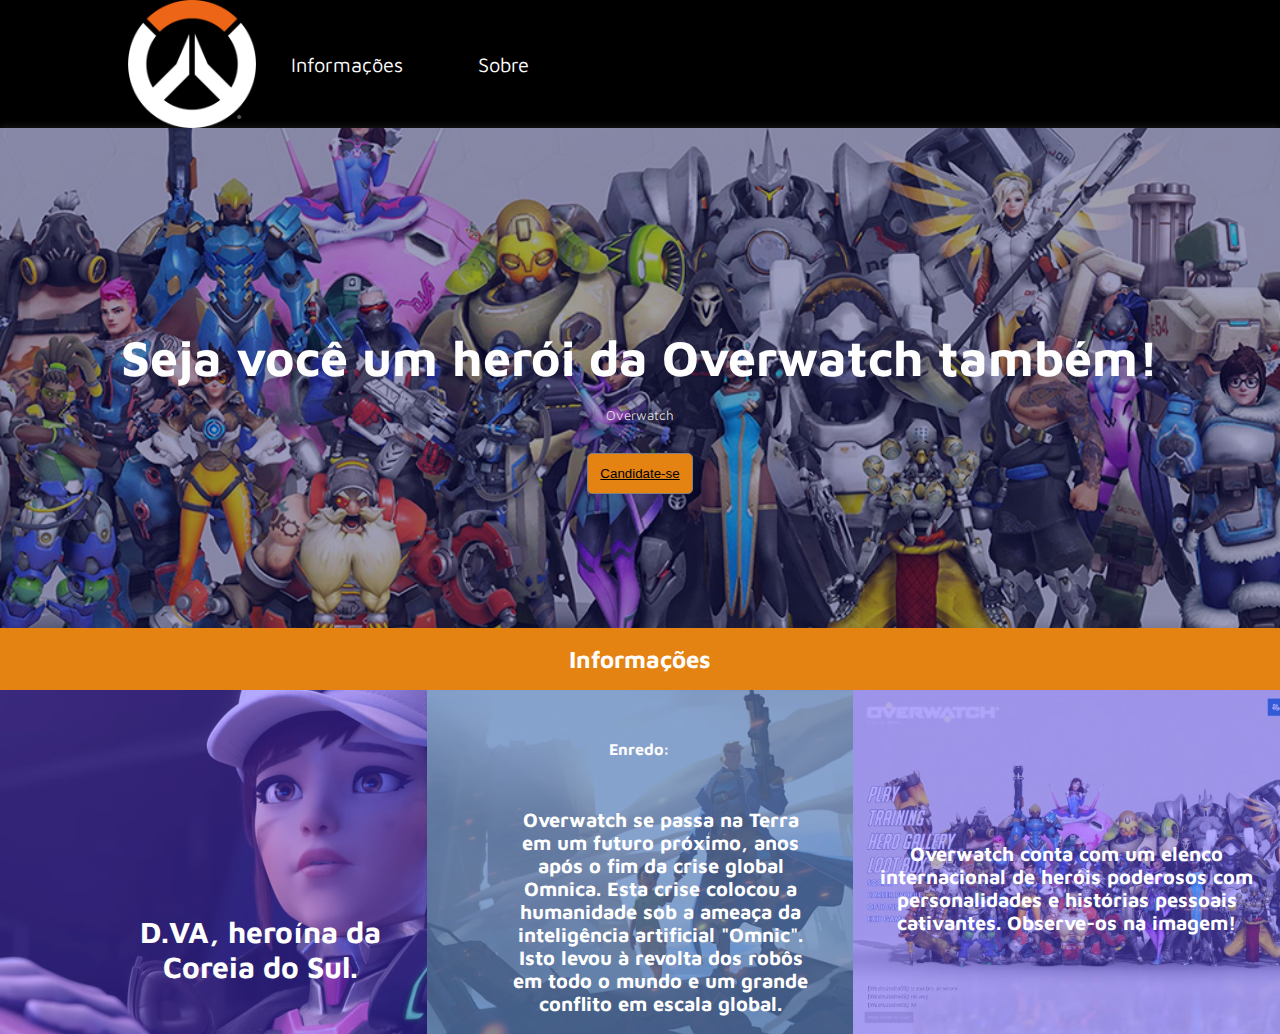
<file: index.html>
<!DOCTYPE html>
<html lang="en">

<head>
    <meta charset="UTF-8">
    <meta http-equiv="X-UA-Compatible" content="IE=edge">
    <meta name="viewport" content="width=device-width, initial-scale=1.0">
    <link rel="stylesheet" href="assets/css/style.css">
    <link rel="stylesheet" href="assets/css/dropdown.css">
    <link rel="stylesheet" href="assets/css/responsive.css">
    <link rel="icon" href="assets/img/Overwatch2_Primary_DKBKGD.png">
    <link rel="preconnect" href="https://fonts.gstatic.com">
    <link href="https://fonts.googleapis.com/css2?family=Maven+Pro&display=swap" rel="stylesheet">
    <link rel="stylesheet" href="https://pro.fontawesome.com/releases/v5.10.0/css/all.css"
        integrity="sha384-AYmEC3Yw5cVb3ZcuHtOA93w35dYTsvhLPVnYs9eStHfGJvOvKxVfELGroGkvsg+p" crossorigin="anonymous" />

    <title>Overwatch</title>
</head>

<body>
    <div class="navbar">
        <div class="container-navbar">
            <img src="assets/img/Overwatch2_Primary_DKBKGD.png" height="128px" width="128px" alt="">
            <ul>
                <li class="dropdown">Informações
                    <div class="dropdown-content">
                        <div class="submenu">
                            <div class="items">
                                <ul>
                                    <li><a href="https://overwatch.blizzard.com/pt-br/">Jogo</a></li>
                                    <li><a href="https://www.youtube.com/watch?v=_MTimZTXlAU&list=PLeRZjShqjCLh7Hp8BTRvUDX1qX5NtURXZ">Animações</a></li>
                                    <li><a href="https://www.youtube.com/watch?v=_MTimZTXlAU&list=PLeRZjShqjCLh7Hp8BTRvUDX1qX5NtURXZ">Comunidade</a></li>
                                    <li><a href="formulario.html">Formulário</a></li>
                                </ul>
                            </div>
                            <div class="news">
                                <div class="new">
                                    <img src="./assets/img/Mei-ow2-portrait.png" height="74%" width="74%" alt="">
                                    <p>Mei, heroína da China.</p>
                                </div>
                                <div class="new">
                                    <img src="./assets/img/Dvarender2.png"  height="74%" width="74%" alt="">
                                    <p>DVA, heroína da Coreia do Sul</p>
                                </div>
                                <div class="new">
                                    <img src="./assets/img/Hanzo-portrait.png" height="74%" width="74%" alt="">
                                    <p>Hanzo, herói do Japão.</p>
                                </div>
                                <div class="new">
                                    <img src="./assets/img/Lucio-portrait.png" height="74%" width="74%" alt="">
                                    <p>Lúcio, herói do Brasil.</p>
                                </div>
                            </div>
                        </div>
                    </div>
                </li>

                <li class="dropdown">Sobre
                    <div class="dropdown-content">
                        <div class="submenu">
                            <div class="items">
                                <ul>
                                    <li><a href="https://www.instagram.com/leonardo_schroederr/">Instagram - Leonardo (2DSB)</a></li>
                                    <li><a href="https://www.instagram.com/playoverwatchbrasil/">Instagram - Overwatch</a></li>
                                    <li><a href="https://us.battle.net/support/pt/">Suporte Overwatch</a></li>
                                    <li><a href="https://pt.wikipedia.org/wiki/Overwatch">Sobre o Jogo</a></li>
                                </ul>      
                        </div>
                    </div>
                </li>
            </div>

    <div class="presentation">
        <div class="prueba">
            <p>
                Seja você um herói da Overwatch também!
            </p>
            <small>Overwatch</small>
            <button class="btn btnred"><a href="formulario.html">Candidate-se</a></button>
        </div>
    </div>

    <div class="services" id="div2">
        <h2>Informações</h2>
        <div class="list-services">
            <div class="s1">
                <div class="service">
                    <p>
                        D.VA, heroína da Coreia do Sul.
                    </p>
                </div>
            </div>
            <div class="s2">
                <div class="service2">
                    <h4>Enredo:</h4>
                    <p>             Overwatch se passa na Terra em um futuro próximo, anos após o fim da crise global Omnica. Esta
                                       crise colocou a humanidade sob a ameaça da inteligência artificial "Omnic".
                                       Isto levou à revolta dos robôs em todo o mundo e um grande conflito em escala global.</p>
                </div>
            </div>
            <div class="s3">
                <div class="service">
                    <p>
                    Overwatch conta com um elenco internacional de heróis poderosos com personalidades e histórias pessoais cativantes. Observe-os na imagem!
                    </p>
                </div>
            </div>
        </div>
    </div>

</body>

</html>
</file>
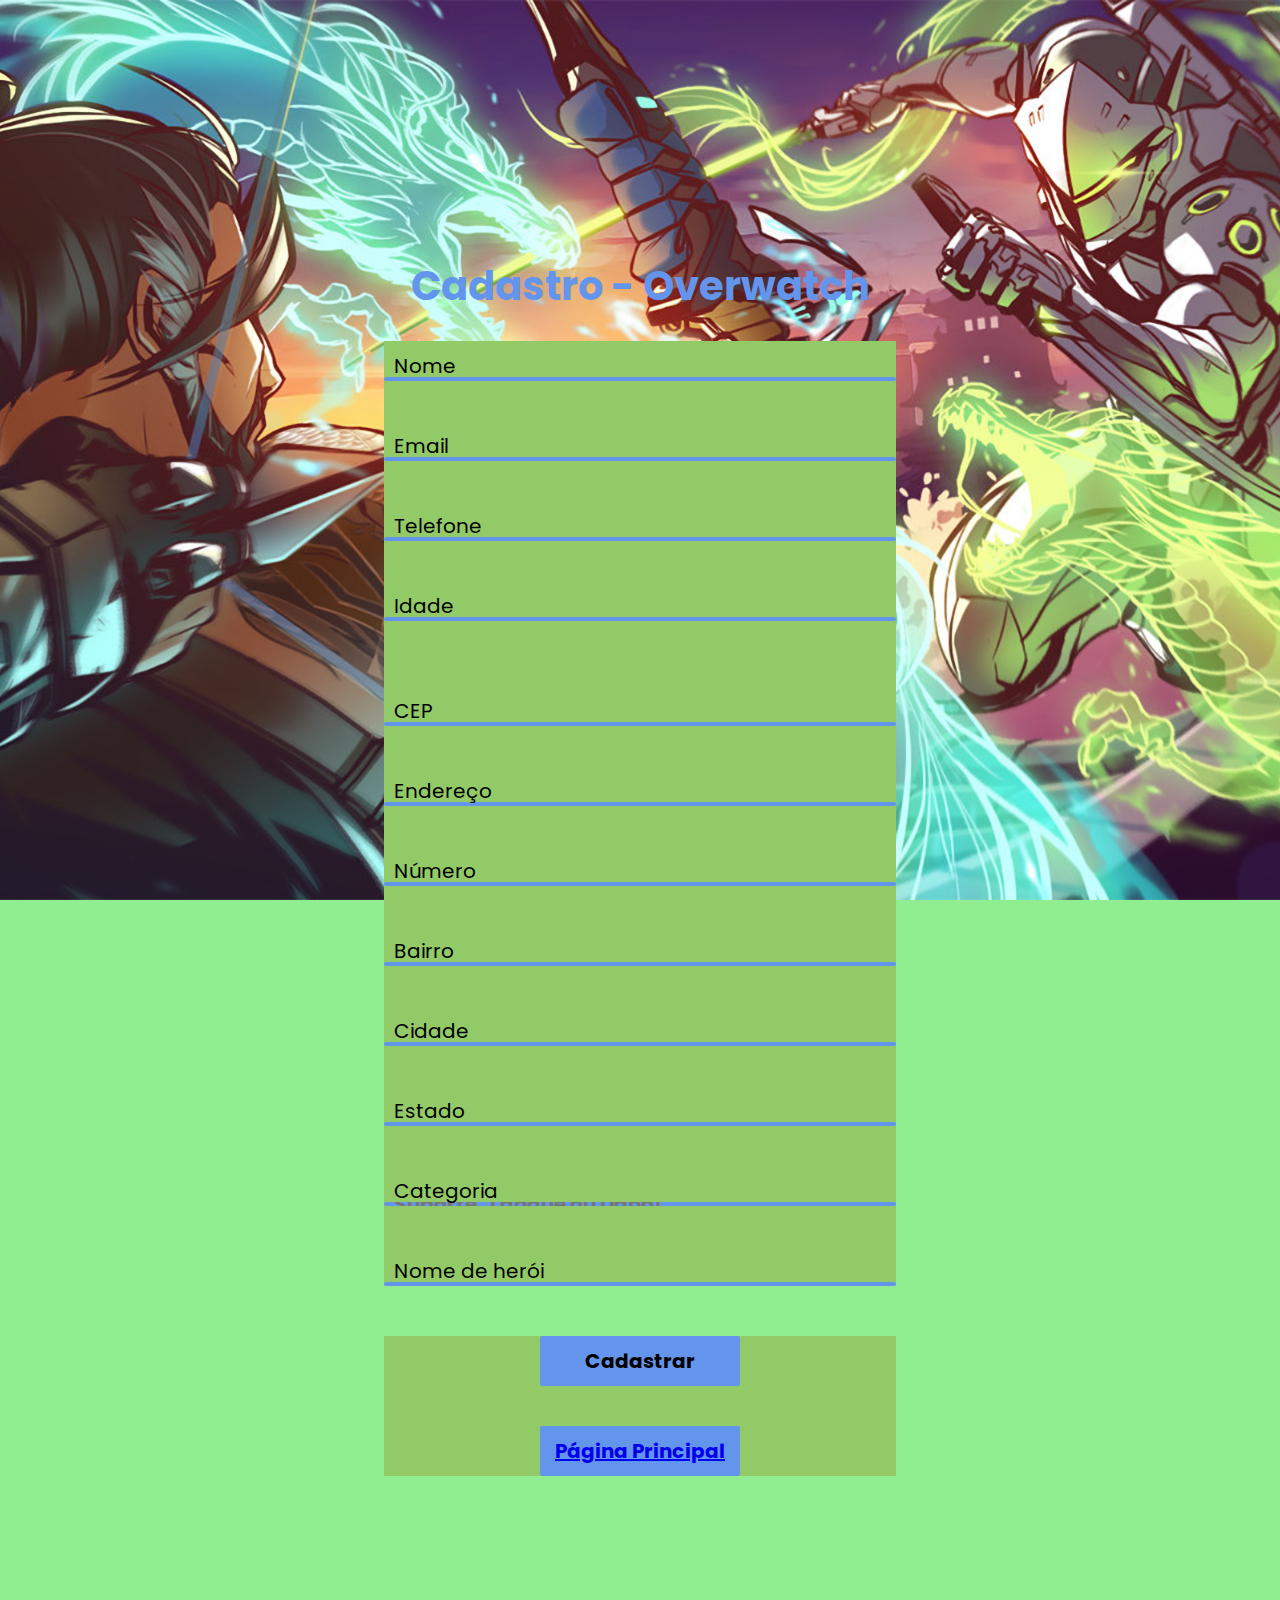
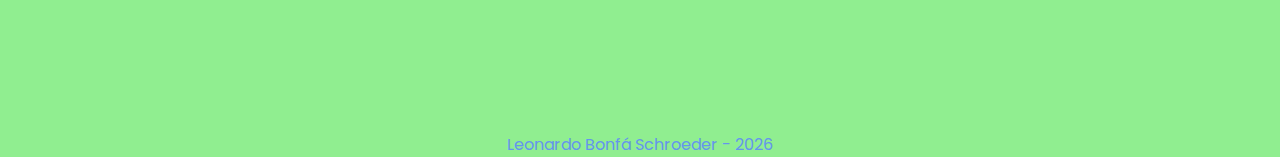
<file: formulario.html>
<!DOCTYPE html>
<html lang="en">

<head>
    <meta charset="UTF-8">
    <meta http-equiv="X-UA-Compatible" content="IE=edge">
    <meta name="viewport" content="width=device-width, initial-scale=1.0">
    <link rel="stylesheet" href="./assets/css/estilo.css">
    <link rel="icon" href="assets/img/Overwatch2_Primary_DKBKGD.png">
    <title>Overwatch</title>
</head>

<body>
    <!-- formulário "Candidato a herói" site-->

    <main class="container">
        <form action="https://formspree.io/f/maykdnyv" method="post">
            <input type="hidden" name="accessKey" value="57c8aed3-aa86-44e5-993d-dce74348d94a">
            <h1 class="title">Cadastro - Overwatch</h1>
            <br>
            <div class="row">
                <div class="inputbox">
                    <input type="text" class="form-control" name="$nome" id="nome" required>
                    <label for="nome" class="form-control">Nome</label>
                </div>
                <div class="inputbox">
                    <input type="text" class="form-control" name="$email" id="email" required>
                    <label for="email" class="form-control">Email</label>
                </div>
                <div class="inputbox">
                    <input type="text" oninput="this.value = this.value.replace(/[^0-9.]/g, '').replace(/(\..*?)\..*/g, '$1');"  class="form-control" name="$telefone" id="telefone" required>
                    <label for="telefone" class="form-control">Telefone</label>
                </div>
                <div class="inputbox">
                    <input type="text" oninput="this.value = this.value.replace(/[^0-9.]/g, '').replace(/(\..*?)\..*/g, '$1');" name="$idade" id="complemento" required>
                    <label for="complemento">Idade</label>
                </div>
                <br>
            </div>
            <div class="row">
                <div class="inputbox">
                    <input type="text" oninput="this.value = this.value.replace(/[^0-9.]/g, '').replace(/(\..*?)\..*/g, '$1');
                    " name="$cep" id="cep" required>
                    <label for="cep">CEP</label>
                </div>
                <div class="inputbox">
                    <input type="text" name="$endereço" id="endereco" required>
                    <label for="endereco">Endereço</label>
                </div>
                <div class="inputbox">
                    <input type="text" name="$numero" oninput="this.value = this.value.replace(/[^0-9.]/g, '').replace(/(\..*?)\..*/g, '$1');" id="numero" required>
                    <label for="numero">Número</label>
                </div>
                <!-- </div> -->
                <!-- <div class="row"> -->
                <div class="inputbox">
                    <input type="text" name="$bairro" id="bairro" required>
                    <label for="bairro">Bairro</label>
                </div>
                <div class="inputbox">
                    <input type="text" name="$cidade" id="cidade" required>
                    <label for="cidade">Cidade</label>
                </div>
                <div class="inputbox">
                    <input type="text" name="$estado" class="estado" id="estado" required>
                    <label for="estado">Estado</label>
                </div>
                <div class="inputbox">
                    <input type="text" placeholder="Suporte, Tanque ou Dano!" name="$categoria" id="categoria" required>
                    <label for="categoria">Categoria</label>
                </div>
                <div class="inputbox">
                    <input type="text" name="$nomeHeroi" id="nomeHeroi" required>
                    <label for="nomeHeroi">Nome de herói</label>
                </div>
            </div>
            <!-- fim do formulário "Overwatch" site-->
            <br><br>
            <div class="row">
                <button type="submit" value="submit" class="btn btn-primary">Cadastrar</button>
                <button class="btn btn-primary"><a href="index.html">Página Principal</a></button>
            </div>
       
        </main>
    <form>


    <footer>
        <p id="data"></p>
    </footer>

</body>
<script src="./assets/js/script.js" defer> </script>
<!-- O atributo "defer" diz ao navegador para executar o script apenas quando a análise do HTML estiver finalizada -->

</html>
</file>
<file: assets/css/style.css>
*{
    margin: 0px;
    padding: 0px;
}

img{
    max-width: 1005;
}

html{
    font-family: 'Maven Pro', sans-serif;
}

.navbar{
    background-color: black;
    color: #fefefe;
}

.navbar a{
    color: black;
}

.container-navbar{
    max-width: 80%;
    display: flex;
    flex-direction: row;
    align-items: center;
    margin: 0 auto;
}

.container-navbar h3{
    margin-right: 40px;
    cursor: pointer;
}

.container-navbar > ul > li{
    display: inline-block;
    list-style: none;
    padding: 20px;
    padding-left: 35px;
    padding-right: 35px;
    transition: 300ms ease all;
    font-size: 20px;

    
}

.container-navbar ul li:hover{
    background-color: #2b2b2b;
    color: #408d86;
}

.new{
    text-align: center;
}


.presentation{
    background-image: url('../img/Overwatch.jpg');
    background-position: center;
    background-size: cover;
    background-position-y: -100px;
    /* background-size: cover; */
    background-repeat: no-repeat;
    min-height: 500px
}


.prueba{
    min-height: 500px;
    background-color: rgba(3, 2, 87, 0.384);
    color: #fefefe;
    text-align: center;
    box-shadow: 0px 0px 8px #222;
}

.prueba p {
    padding-top: 200px;
    font-size: 50px;
    font-weight: bold;
}

.prueba small{
    display: block;
    color: rgb(221, 221, 221);
    margin-top: 20px;
    margin-bottom: 30px;
}

.btn{
    padding:12px;
    border: 1px solid gray;
    display: inline-block;
    border-radius: 5px;
    cursor: pointer;
}

.btnred{
    background-color: #e48212;
    transition: 300ms ease all;
}

.btnred:hover{
    background-color: transparent;
    color:rgb(247, 55, 55);
    border: 3px solid rgb(247, 55, 55);
}


.services h2{
    text-align: center;
    background-color: #e48212;
    color: #fefdfb;
    padding:17px;
}

.list-services{
    display: grid;
    grid-template-columns: repeat(3, 1fr);
    color: #fefefe;
}

.s1{
    background-image: url(../img/dva-overwatch-short-film.jpg);
    background-repeat: no-repeat;
    background-size: cover;
    text-align: center;
    position: relative;
    font-weight: bold;
}

.s2{
    background-image: url(../img/soldierCriseOminica.jpg);
    background-repeat: no-repeat;
    background-size: cover;
    position: relative;
    text-align: center;
    font-weight: bold;
}
.s3{
    background-image: url(../img/screenshot_17-05-23_11-12-42-000.jpg);
    background-repeat: no-repeat;
    background-size: cover;
    font-weight: bold;
}

.service{
    height: 343.5px;
    background-color: rgba(79, 59, 255, 0.432);
}

.service2{
    height: 343.5px;
    background-color: #527bb9b2;
}

.s1 .service{
    position: relative;
}

.s1 .service p{
    position: absolute;
    bottom: 50px;
    left: 50px;
    font-size: 30px;
    text-align: center;

}

.service p{
    text-align: center;
    padding-left:45px;
}

.service2{
    text-align: center;
}

.service2 h4{
    padding-top: 50px;
}

.service2 p {
    margin-top: 50px;
    text-align: center;
    max-width: 70%;
    padding-left:85px;
    font-size: 20px;
}

.s3 .service{
    position: relative;
}

.s3 .service p{
    position: absolute;
    bottom: 80px;
    text-align: center;
    padding: 20px;
    font-size: 20px;
}
</file>
<file: assets/css/dropdown.css>
.dropdown {
    display: inline-block;
    transition: 300ms ease all;


  }

  .dropdown-content {
    display: none;
    position: absolute;
    background-color: #2c2c2c;
    min-width: 130px;
    box-shadow: 0px 8px 16px 0px rgba(0,0,0,0.2);
    z-index: 1;
    left: 0;
    width: 100vw;
    color: #d5d9da;
    top: 55px;
    
  }
  
  /* Links inside the dropdown */
  .dropdown-content a {
    color:#e48212;;
    padding: 12px 16px;
    text-decoration: none;
    display: block;
  }
  
  .dropdown-content a:hover {background-color: #f1f1f1}

/* Show the dropdown menu on hover */
.dropdown:hover .dropdown-content {
  display: block;
}

.submenu{
    max-width: 80%;
    margin: 0 auto;
    padding-top: 30px;
    padding: 30px;
    display: grid;
    grid-template-columns: 20% 80%;
}

.dropdown-content ul li{
    display: block;
    margin-bottom: 15px;
}

.news{
    display: grid;
    grid-template-columns: repeat(4, 1fr);
}
</file>
<file: assets/css/responsive.css>
@media (max-width:1450px)
{
    .presentation{
        background-position: 0px;;
    }
}

@media (max-width:1150px)
{
    .list-services{
        grid-template-columns: repeat(1, 1fr);
    }

    .s1, .s2, .s3{
        margin: 0 auto;
        margin-top: 25px;
        margin-bottom: 25px;
        width: 90%;
        
    }

    .dropdown-content{
        max-width: 100%;
    }

    .dropdown-content ul{
        margin-bottom: 50px;
        display: flex;
        flex-direction: row;
        justify-content: space-between;
    }

    .submenu{
        grid-template-columns: repeat(1,1fr);
    }

    .news{
        grid-template-columns: repeat(3, 1fr);
    }

    .new:last-child{
        display: none;
    }

}

@media(max-width:995px)
{
    .container-navbar{
        padding-top: 20px;
        text-align: center;
        display: grid;
        grid-template-columns: repeat(1,1fr);
    }
    .container-navbar ul{
        width: 100%;
        padding: 0px;
    }

    .dropdown-content{
        top: 100px;
    }
}
</file>
<file: assets/css/estilo.css>
@import url('https://fonts.googleapis.com/css2?family=Poppins:wght@400;500;600;700;800&display=swap');

*{
    margin: 0;
    padding: 0;
    box-sizing: border-box;
    font-family: 'Poppins', sans-serif;
}

/* arvore de elementos */
:root {
    /*cores*/
    --bg-color: #90ee90;
    --primary-color: #6495ED;
    --color-title: #000;
}

body {
    
    /*geral da página*/
    display: flex;
    flex-direction: column;
    justify-content: center;
    align-items: center;
    min-height: 100vh;
    background-color: var(--bg-color) ;
   
    /*imagem do hanzo/genji fixada no meio*/
    background-image:url(../img/710137.png);
    background-repeat: no-repeat;
    background-size: cover ;
    background-position: center ;
    background-attachment: fixed;
}

.container {
    flex-grow: 3; /* organizar os elementos de uma página HTML dentro de seus containers de forma dinâmica */
    display: flex;
    flex-direction: column;
    justify-content: center;
    width: 80%;
    padding: 20%;
    gap: 40px;
}

.title {
    font-size: 40px;
    text-align: center;
    user-select: none;
    color: var(--primary-color)
}
.row{

    background-color:#93ca68;
    display: grid;
    grid-template-columns: repeat(auto-fit, minmax(350px, 1fr));
    gap: 40px;

}
.inputbox {
    position: relative;
    display: flex;
    flex-direction: column-reverse;
    height: 40px;
}
.inputbox label{
    position: relative;
    top:0;
    left: 10px;
    font-size: 20px;
    color: var(--color-title);
    transition: .5s;
    cursor: text;
    
}

.inputbox input {
    position: absolute;
    background-color: var(--primary-color);
    width: 100%;
    height: 4px;
    bottom: 0;
    box-shadow: none;
    border: none;
    outline: none;
    border-radius: 2px;
    transition: .5s;
    font-size: 20px;
    font-weight: bold;
    padding: 0 10px;
}

.inputbox input:focus,
.inputbox input:valid {
    height: 100%;
}

.inputbox input:focus + label,
.inputbox input:valid + label {
    top: -40px;
    left: 0;
}

.container button {
    justify-self: center;
    width: 200px;
    height: 50px;
    border: none;
    outline: none;
    cursor: pointer;
    background-color: var(--primary-color);
    font-size: 20px;
    font-weight: bold;
    border-radius: 2px;
    
}

footer {
    color: var(--primary-color);
}
</file>
